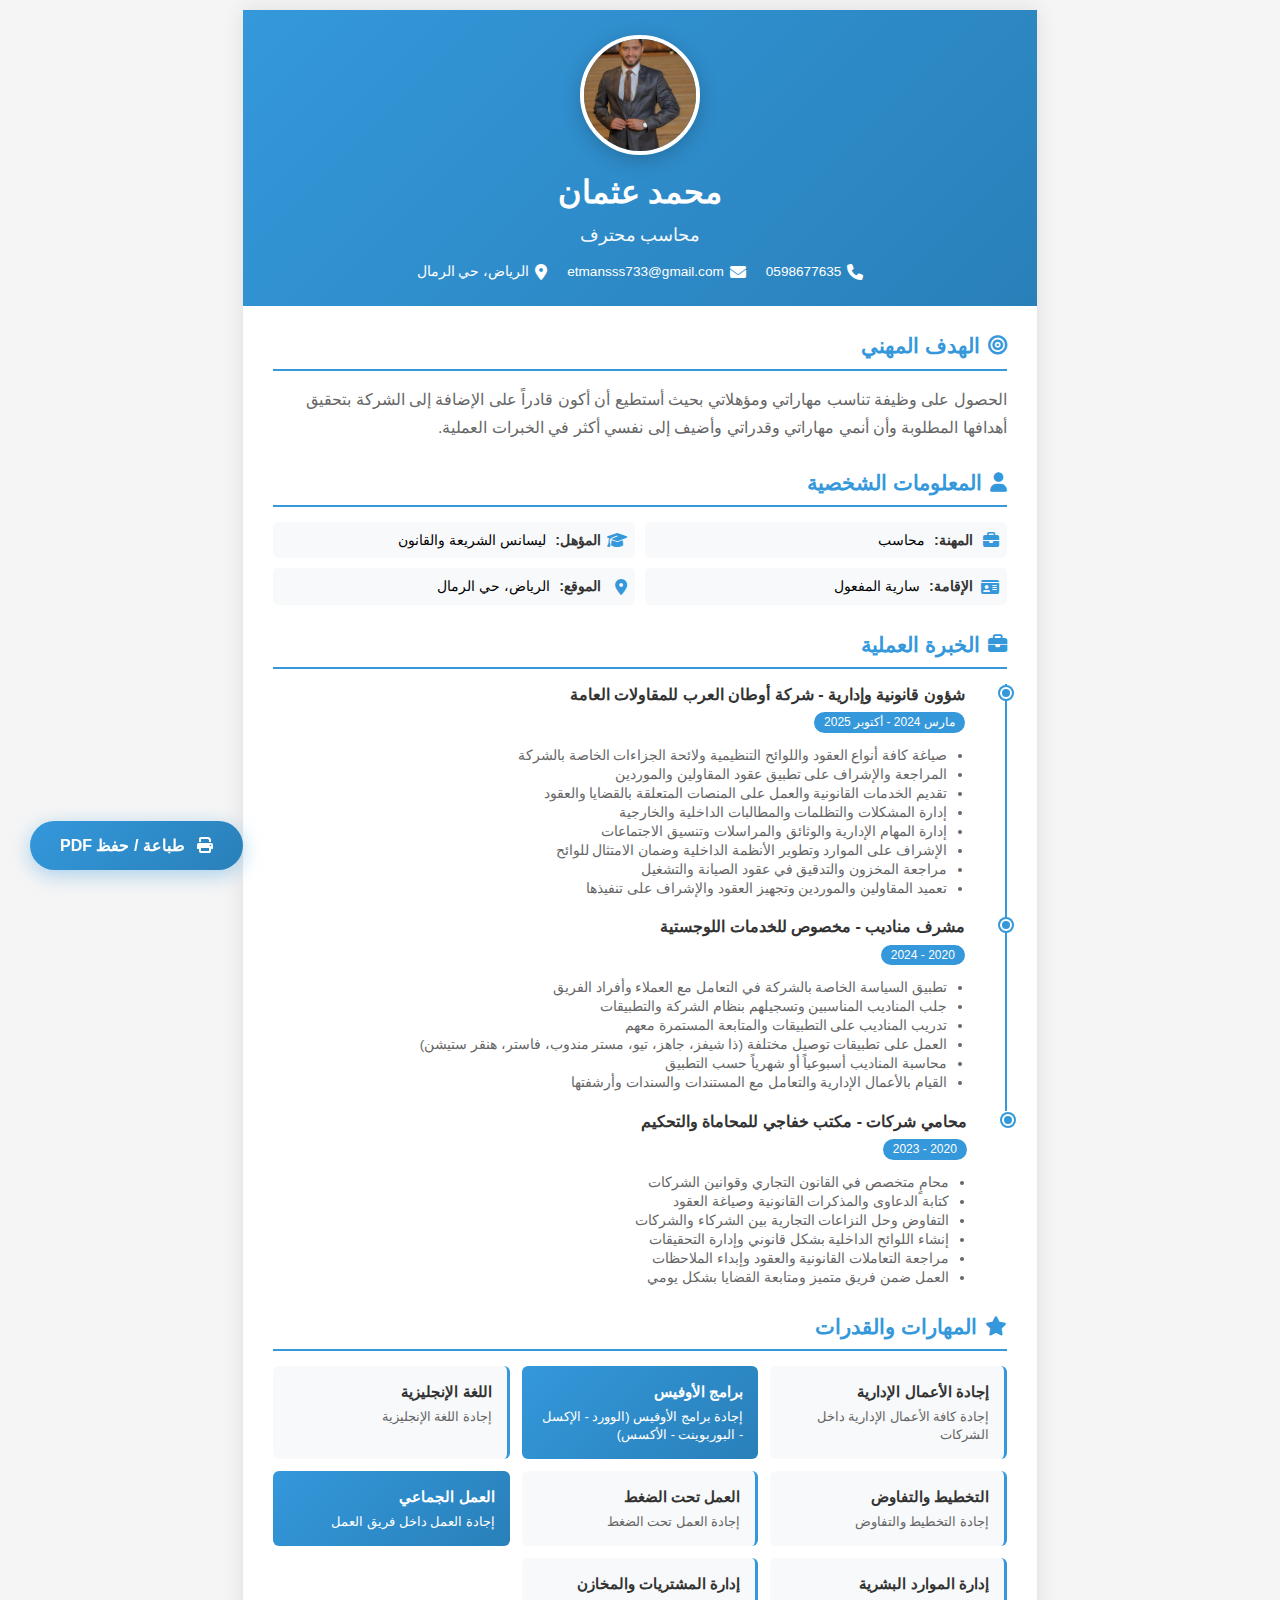
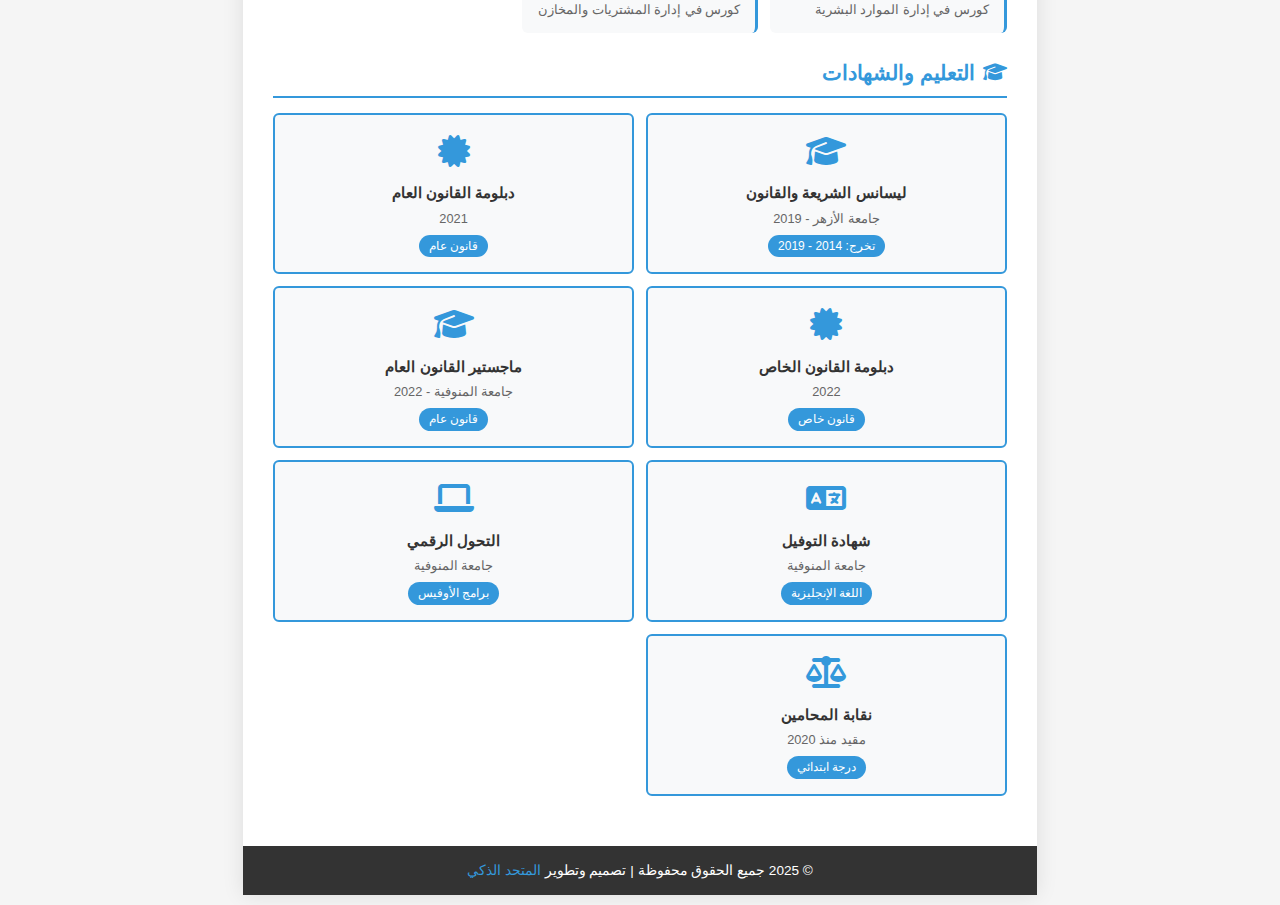
<file: cv.html>
<!DOCTYPE html>
<!--
    السيرة الذاتية - محمد عثمان - محاسب
    تصميم وتطوير: المتحد الذكي
    © 2025 جميع الحقوق محفوظة
-->
<html lang="ar" dir="rtl">
<head>
    <meta charset="UTF-8">
    <meta name="viewport" content="width=device-width, initial-scale=1.0">
    <title>السيرة الذاتية - محمد عثمان - محاسب</title>
    <link rel="stylesheet" href="https://cdnjs.cloudflare.com/ajax/libs/font-awesome/6.4.0/css/all.min.css">
    <style>
        * {
            margin: 0;
            padding: 0;
            box-sizing: border-box;
        }

        body {
            font-family: 'Segoe UI', Tahoma, Geneva, Verdana, sans-serif;
            background: #f5f5f5;
            padding: 10px;
            line-height: 1.4;
        }

        .cv-container {
            max-width: 210mm;
            margin: 0 auto;
            background: white;
            box-shadow: 0 0 20px rgba(0, 0, 0, 0.1);
        }

        /* Header Section */
        .cv-header {
            background: linear-gradient(135deg, #3498db, #2980b9);
            color: white;
            padding: 25px 30px;
            text-align: center;
            position: relative;
        }

        .cv-photo {
            width: 120px;
            height: 120px;
            border-radius: 50%;
            border: 4px solid white;
            margin: 0 auto 15px;
            overflow: hidden;
            box-shadow: 0 5px 20px rgba(0, 0, 0, 0.2);
        }

        .cv-photo img {
            width: 100%;
            height: 100%;
            object-fit: cover;
        }

        .cv-name {
            font-size: 2rem;
            font-weight: 700;
            margin-bottom: 8px;
        }

        .cv-title {
            font-size: 1.1rem;
            opacity: 0.95;
            margin-bottom: 15px;
        }

        .cv-contact {
            display: flex;
            justify-content: center;
            gap: 20px;
            flex-wrap: wrap;
            font-size: 0.85rem;
        }

        .cv-contact-item {
            display: flex;
            align-items: center;
            gap: 6px;
        }

        .cv-contact-item i {
            font-size: 1rem;
        }

        /* Content Section */
        .cv-content {
            padding: 25px 30px;
        }

        .cv-section {
            margin-bottom: 25px;
            page-break-inside: avoid;
        }

        .cv-section-title {
            font-size: 1.3rem;
            color: #3498db;
            border-bottom: 2px solid #3498db;
            padding-bottom: 8px;
            margin-bottom: 15px;
            display: flex;
            align-items: center;
            gap: 8px;
        }

        .cv-section-title i {
            font-size: 1.2rem;
        }

        /* Personal Info */
        .info-grid {
            display: grid;
            grid-template-columns: repeat(2, 1fr);
            gap: 10px;
        }

        .info-item {
            display: flex;
            align-items: center;
            gap: 8px;
            padding: 8px;
            background: #f8f9fa;
            border-radius: 5px;
            font-size: 0.9rem;
        }

        .info-item i {
            color: #3498db;
            font-size: 1rem;
            width: 18px;
        }

        .info-item strong {
            color: #333;
            margin-left: 5px;
        }

        /* Timeline */
        .timeline-item {
            position: relative;
            padding-right: 25px;
            padding-bottom: 18px;
            border-right: 2px solid #3498db;
        }

        .timeline-item:last-child {
            border-right: none;
            padding-bottom: 0;
        }

        .timeline-dot {
            position: absolute;
            right: -7px;
            top: 3px;
            width: 12px;
            height: 12px;
            background: #3498db;
            border-radius: 50%;
            border: 2px solid white;
            box-shadow: 0 0 0 2px #3498db;
        }

        .timeline-content {
            padding-right: 15px;
        }

        .timeline-title {
            font-size: 1rem;
            font-weight: 600;
            color: #333;
            margin-bottom: 4px;
        }

        .timeline-badge {
            display: inline-block;
            background: #3498db;
            color: white;
            padding: 2px 10px;
            border-radius: 12px;
            font-size: 0.75rem;
            margin-bottom: 5px;
        }

        .timeline-description {
            color: #666;
            font-size: 0.85rem;
        }

        .achievement-badge {
            display: inline-flex;
            align-items: center;
            gap: 4px;
            background: #fff3cd;
            color: #856404;
            padding: 2px 8px;
            border-radius: 10px;
            font-size: 0.75rem;
            margin-top: 4px;
        }

        /* Coaching Cards */
        .coaching-grid {
            display: grid;
            grid-template-columns: repeat(3, 1fr);
            gap: 12px;
        }

        .coaching-card {
            background: #f8f9fa;
            padding: 15px;
            border-radius: 6px;
            border-right: 3px solid #3498db;
        }

        .coaching-card h4 {
            color: #333;
            font-size: 0.95rem;
            margin-bottom: 6px;
        }

        .coaching-card p {
            color: #666;
            font-size: 0.8rem;
        }

        .coaching-card.highlight {
            background: linear-gradient(135deg, #3498db, #2980b9);
            color: white;
            border: none;
        }

        .coaching-card.highlight h4,
        .coaching-card.highlight p {
            color: white;
        }

        /* Certificates */
        .certificates-grid {
            display: grid;
            grid-template-columns: repeat(2, 1fr);
            gap: 12px;
        }

        .certificate-card {
            background: #f8f9fa;
            padding: 15px;
            border-radius: 6px;
            text-align: center;
            border: 2px solid #3498db;
        }

        .certificate-icon {
            font-size: 2rem;
            color: #3498db;
            margin-bottom: 8px;
        }

        .certificate-card h4 {
            color: #333;
            font-size: 0.95rem;
            margin-bottom: 6px;
        }

        .certificate-card p {
            color: #666;
            font-size: 0.8rem;
            margin-bottom: 6px;
        }

        .certificate-specialty {
            display: inline-block;
            background: #3498db;
            color: white;
            padding: 3px 10px;
            border-radius: 12px;
            font-size: 0.75rem;
        }

        /* Footer */
        .cv-footer {
            background: #333;
            color: white;
            text-align: center;
            padding: 15px;
            font-size: 0.85rem;
        }

        .cv-footer a {
            color: #3498db;
            text-decoration: none;
        }

        /* Print Styles */
        @media print {
            body {
                background: white;
                padding: 0;
            }

            .cv-container {
                box-shadow: none;
                max-width: 100%;
            }

            .cv-section {
                page-break-inside: avoid;
            }

            .cv-header {
                padding: 20px 25px;
            }

            .cv-photo {
                width: 100px;
                height: 100px;
            }

            .cv-content {
                padding: 20px 25px;
            }

            .cv-section {
                margin-bottom: 20px;
            }

            .no-print {
                display: none;
            }
        }

        /* Print Button */
        .print-button {
            position: fixed;
            bottom: 30px;
            left: 30px;
            background: linear-gradient(135deg, #3498db, #2980b9);
            color: white;
            border: none;
            padding: 15px 30px;
            border-radius: 50px;
            font-size: 1rem;
            font-weight: 600;
            cursor: pointer;
            box-shadow: 0 5px 20px rgba(52, 152, 219, 0.4);
            transition: all 0.3s ease;
            z-index: 1000;
        }

        .print-button:hover {
            transform: translateY(-3px);
            box-shadow: 0 8px 25px rgba(52, 152, 219, 0.6);
        }

        .print-button i {
            margin-left: 8px;
        }
    </style>
</head>
<body>
    <div class="cv-container">
        <!-- Header -->
        <div class="cv-header">
            <div class="cv-photo">
                <img src="images/mohamed othman.jpeg" alt="محمد عثمان">
            </div>
            <h1 class="cv-name">محمد عثمان</h1>
            <p class="cv-title">محاسب محترف</p>
            <div class="cv-contact">
                <div class="cv-contact-item">
                    <i class="fas fa-phone"></i>
                    <span>0598677635</span>
                </div>
                <div class="cv-contact-item">
                    <i class="fas fa-envelope"></i>
                    <span>etmansss733@gmail.com</span>
                </div>
                <div class="cv-contact-item">
                    <i class="fas fa-map-marker-alt"></i>
                    <span>الرياض، حي الرمال</span>
                </div>
            </div>
        </div>

        <!-- Content -->
        <div class="cv-content">
            <!-- Objective -->
            <div class="cv-section">
                <h2 class="cv-section-title">
                    <i class="fas fa-bullseye"></i>
                    الهدف المهني
                </h2>
                <p style="color: #666; line-height: 1.8;">
                    الحصول على وظيفة تناسب مهاراتي ومؤهلاتي بحيث أستطيع أن أكون قادراً على الإضافة إلى الشركة بتحقيق أهدافها المطلوبة وأن أنمي مهاراتي وقدراتي وأضيف إلى نفسي أكثر في الخبرات العملية.
                </p>
            </div>

            <!-- Personal Information -->
            <div class="cv-section">
                <h2 class="cv-section-title">
                    <i class="fas fa-user"></i>
                    المعلومات الشخصية
                </h2>
                <div class="info-grid">
                    <div class="info-item">
                        <i class="fas fa-briefcase"></i>
                        <span><strong>المهنة:</strong> محاسب</span>
                    </div>
                    <div class="info-item">
                        <i class="fas fa-graduation-cap"></i>
                        <span><strong>المؤهل:</strong> ليسانس الشريعة والقانون</span>
                    </div>
                    <div class="info-item">
                        <i class="fas fa-id-card"></i>
                        <span><strong>الإقامة:</strong> سارية المفعول</span>
                    </div>
                    <div class="info-item">
                        <i class="fas fa-map-marker-alt"></i>
                        <span><strong>الموقع:</strong> الرياض، حي الرمال</span>
                    </div>
                </div>
            </div>

            <!-- Work Experience -->
            <div class="cv-section">
                <h2 class="cv-section-title">
                    <i class="fas fa-briefcase"></i>
                    الخبرة العملية
                </h2>

                <div class="timeline-item">
                    <div class="timeline-dot"></div>
                    <div class="timeline-content">
                        <h3 class="timeline-title">شؤون قانونية وإدارية - شركة أوطان العرب للمقاولات العامة</h3>
                        <span class="timeline-badge">مارس 2024 - أكتوبر 2025</span>
                        <ul style="margin-top: 8px; padding-right: 18px; font-size: 0.85rem; color: #666;">
                            <li>صياغة كافة أنواع العقود واللوائح التنظيمية ولائحة الجزاءات الخاصة بالشركة</li>
                            <li>المراجعة والإشراف على تطبيق عقود المقاولين والموردين</li>
                            <li>تقديم الخدمات القانونية والعمل على المنصات المتعلقة بالقضايا والعقود</li>
                            <li>إدارة المشكلات والتظلمات والمطالبات الداخلية والخارجية</li>
                            <li>إدارة المهام الإدارية والوثائق والمراسلات وتنسيق الاجتماعات</li>
                            <li>الإشراف على الموارد وتطوير الأنظمة الداخلية وضمان الامتثال للوائح</li>
                            <li>مراجعة المخزون والتدقيق في عقود الصيانة والتشغيل</li>
                            <li>تعميد المقاولين والموردين وتجهيز العقود والإشراف على تنفيذها</li>
                        </ul>
                    </div>
                </div>

                <div class="timeline-item">
                    <div class="timeline-dot"></div>
                    <div class="timeline-content">
                        <h3 class="timeline-title">مشرف مناديب - مخصوص للخدمات اللوجستية</h3>
                        <span class="timeline-badge">2020 - 2024</span>
                        <ul style="margin-top: 8px; padding-right: 18px; font-size: 0.85rem; color: #666;">
                            <li>تطبيق السياسة الخاصة بالشركة في التعامل مع العملاء وأفراد الفريق</li>
                            <li>جلب المناديب المناسبين وتسجيلهم بنظام الشركة والتطبيقات</li>
                            <li>تدريب المناديب على التطبيقات والمتابعة المستمرة معهم</li>
                            <li>العمل على تطبيقات توصيل مختلفة (ذا شيفز، جاهز، تيو، مستر مندوب، فاستر، هنقر ستيشن)</li>
                            <li>محاسبة المناديب أسبوعياً أو شهرياً حسب التطبيق</li>
                            <li>القيام بالأعمال الإدارية والتعامل مع المستندات والسندات وأرشفتها</li>
                        </ul>
                    </div>
                </div>

                <div class="timeline-item">
                    <div class="timeline-dot"></div>
                    <div class="timeline-content">
                        <h3 class="timeline-title">محامي شركات - مكتب خفاجي للمحاماة والتحكيم</h3>
                        <span class="timeline-badge">2020 - 2023</span>
                        <ul style="margin-top: 8px; padding-right: 18px; font-size: 0.85rem; color: #666;">
                            <li>محامٍ متخصص في القانون التجاري وقوانين الشركات</li>
                            <li>كتابة الدعاوى والمذكرات القانونية وصياغة العقود</li>
                            <li>التفاوض وحل النزاعات التجارية بين الشركاء والشركات</li>
                            <li>إنشاء اللوائح الداخلية بشكل قانوني وإدارة التحقيقات</li>
                            <li>مراجعة التعاملات القانونية والعقود وإبداء الملاحظات</li>
                            <li>العمل ضمن فريق متميز ومتابعة القضايا بشكل يومي</li>
                        </ul>
                    </div>
                </div>
            </div>

            <!-- Skills -->
            <div class="cv-section">
                <h2 class="cv-section-title">
                    <i class="fas fa-star"></i>
                    المهارات والقدرات
                </h2>
                <div class="coaching-grid">
                    <div class="coaching-card">
                        <h4>إجادة الأعمال الإدارية</h4>
                        <p>إجادة كافة الأعمال الإدارية داخل الشركات</p>
                    </div>
                    <div class="coaching-card highlight">
                        <h4>برامج الأوفيس</h4>
                        <p>إجادة برامج الأوفيس (الوورد - الإكسل - البوربوينت - الأكسس)</p>
                    </div>
                    <div class="coaching-card">
                        <h4>اللغة الإنجليزية</h4>
                        <p>إجادة اللغة الإنجليزية</p>
                    </div>
                    <div class="coaching-card">
                        <h4>التخطيط والتفاوض</h4>
                        <p>إجادة التخطيط والتفاوض</p>
                    </div>
                    <div class="coaching-card">
                        <h4>العمل تحت الضغط</h4>
                        <p>إجادة العمل تحت الضغط</p>
                    </div>
                    <div class="coaching-card highlight">
                        <h4>العمل الجماعي</h4>
                        <p>إجادة العمل داخل فريق العمل</p>
                    </div>
                    <div class="coaching-card">
                        <h4>إدارة الموارد البشرية</h4>
                        <p>كورس في إدارة الموارد البشرية</p>
                    </div>
                    <div class="coaching-card">
                        <h4>إدارة المشتريات والمخازن</h4>
                        <p>كورس في إدارة المشتريات والمخازن</p>
                    </div>
                </div>
            </div>

            <!-- Education & Certifications -->
            <div class="cv-section">
                <h2 class="cv-section-title">
                    <i class="fas fa-graduation-cap"></i>
                    التعليم والشهادات
                </h2>
                <div class="certificates-grid">
                    <div class="certificate-card">
                        <div class="certificate-icon">
                            <i class="fas fa-graduation-cap"></i>
                        </div>
                        <h4>ليسانس الشريعة والقانون</h4>
                        <p>جامعة الأزهر - 2019</p>
                        <span class="certificate-specialty">تخرج: 2014 - 2019</span>
                    </div>
                    <div class="certificate-card">
                        <div class="certificate-icon">
                            <i class="fas fa-certificate"></i>
                        </div>
                        <h4>دبلومة القانون العام</h4>
                        <p>2021</p>
                        <span class="certificate-specialty">قانون عام</span>
                    </div>
                    <div class="certificate-card">
                        <div class="certificate-icon">
                            <i class="fas fa-certificate"></i>
                        </div>
                        <h4>دبلومة القانون الخاص</h4>
                        <p>2022</p>
                        <span class="certificate-specialty">قانون خاص</span>
                    </div>
                    <div class="certificate-card">
                        <div class="certificate-icon">
                            <i class="fas fa-graduation-cap"></i>
                        </div>
                        <h4>ماجستير القانون العام</h4>
                        <p>جامعة المنوفية - 2022</p>
                        <span class="certificate-specialty">قانون عام</span>
                    </div>
                    <div class="certificate-card">
                        <div class="certificate-icon">
                            <i class="fas fa-language"></i>
                        </div>
                        <h4>شهادة التوفيل</h4>
                        <p>جامعة المنوفية</p>
                        <span class="certificate-specialty">اللغة الإنجليزية</span>
                    </div>
                    <div class="certificate-card">
                        <div class="certificate-icon">
                            <i class="fas fa-laptop"></i>
                        </div>
                        <h4>التحول الرقمي</h4>
                        <p>جامعة المنوفية</p>
                        <span class="certificate-specialty">برامج الأوفيس</span>
                    </div>
                    <div class="certificate-card">
                        <div class="certificate-icon">
                            <i class="fas fa-balance-scale"></i>
                        </div>
                        <h4>نقابة المحامين</h4>
                        <p>مقيد منذ 2020</p>
                        <span class="certificate-specialty">درجة ابتدائي</span>
                    </div>
                </div>
            </div>
        </div>

        <!-- Footer -->
        <div class="cv-footer">
            <p>&copy; 2025 جميع الحقوق محفوظة | تصميم وتطوير <a href="#">المتحد الذكي</a></p>
        </div>
    </div>

    <!-- Print Button -->
    <button class="print-button no-print" onclick="window.print()">
        <i class="fas fa-print"></i>
        طباعة / حفظ PDF
    </button>

    <script>
        // Print functionality
        document.addEventListener('keydown', function(e) {
            if ((e.ctrlKey || e.metaKey) && e.key === 'p') {
                e.preventDefault();
                window.print();
            }
        });
    </script>
</body>
</html>
</file>
